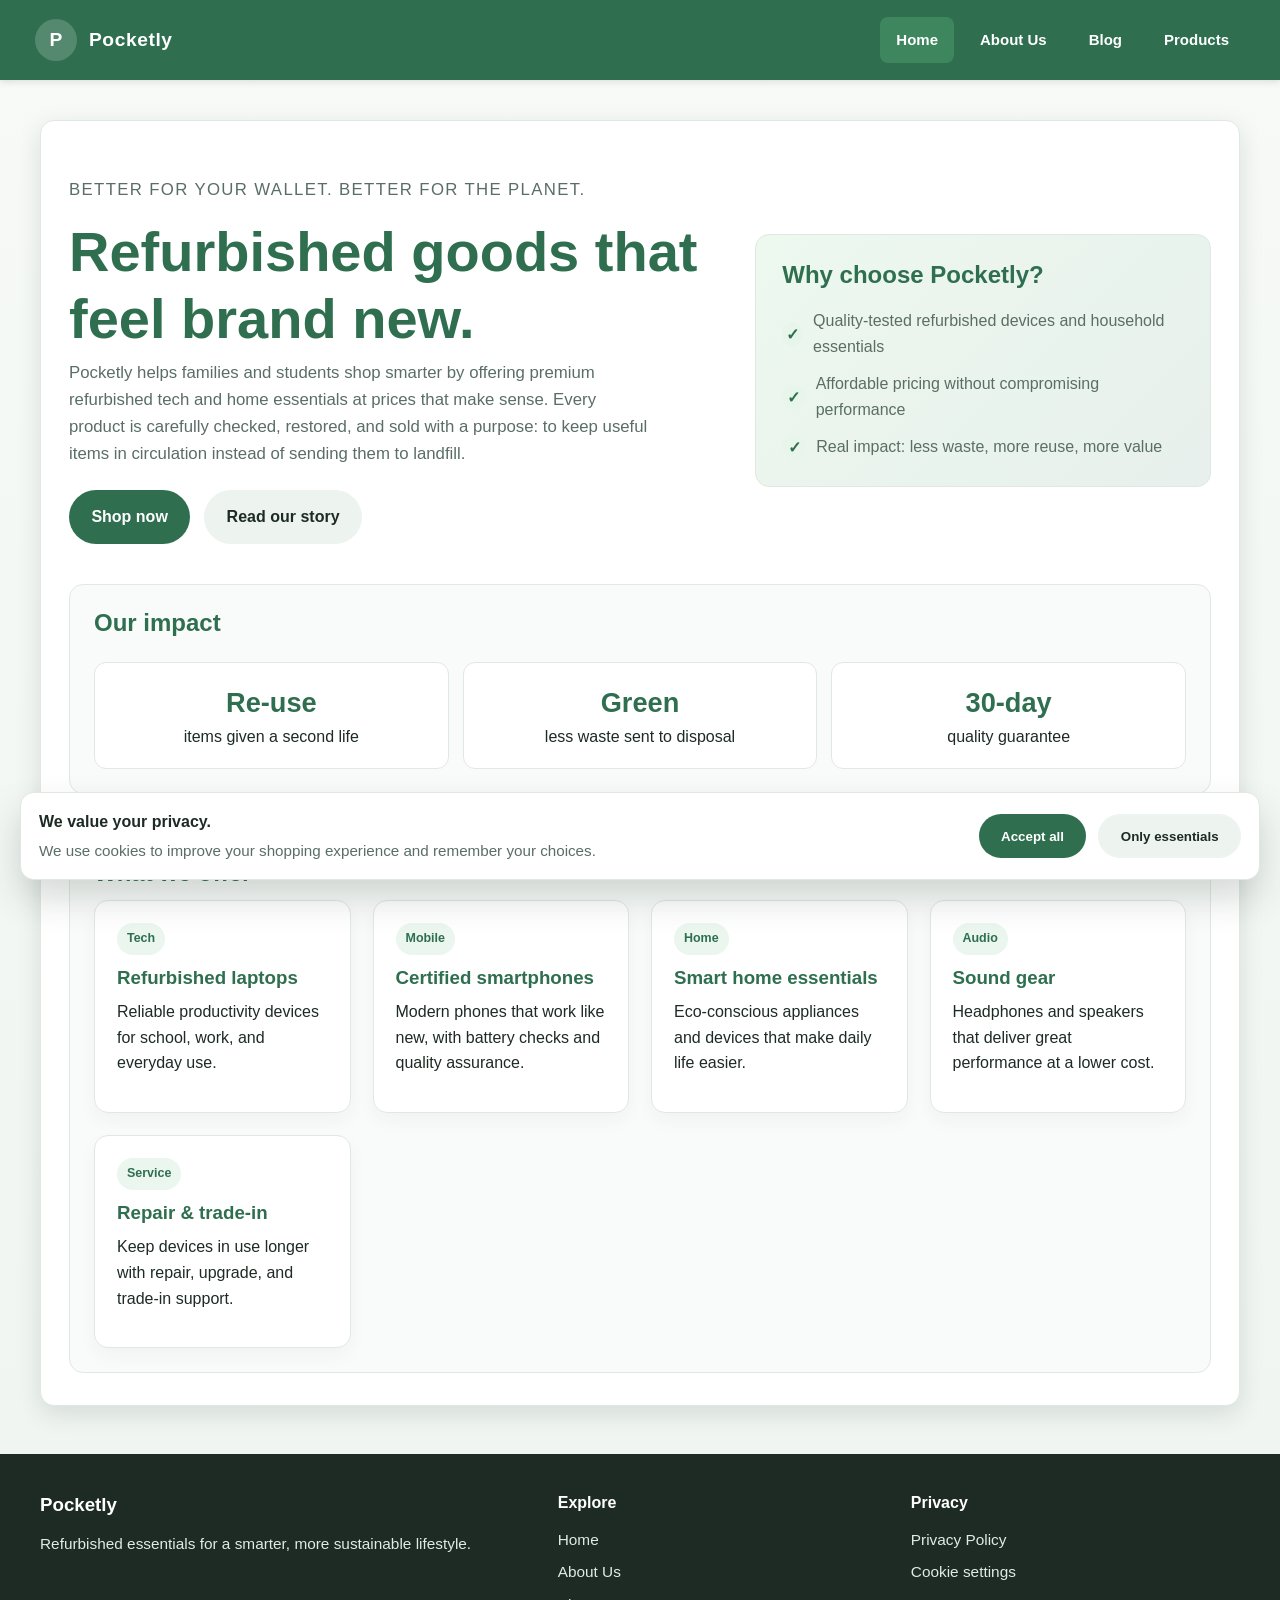
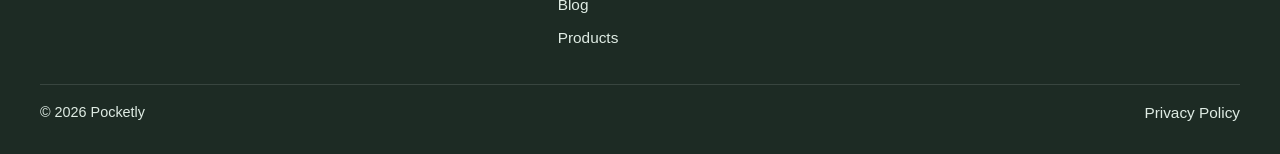
<file: index.html>
<!DOCTYPE html>
<html lang="en">
<head>
  <meta charset="UTF-8">
  <meta name="viewport" content="width=device-width, initial-scale=1.0">
  <meta name="description" content="Pocketly sells high-quality refurbished essentials to help reduce waste and make sustainable shopping accessible.">
  <title>Pocketly | Sustainable Refurbished Goods</title>
  <link rel="stylesheet" href="styles.css">
</head>
<body>
  <div id="header"></div>

  <main class="page-shell">
    <section class="hero">
      <div class="hero-copy">
        <p class="blog-meta">Better for your wallet. Better for the planet.</p>
        <h1 class="page-title">Refurbished goods that feel brand new.</h1>
        <p>
          Pocketly helps families and students shop smarter by offering premium refurbished tech and home essentials at prices that make sense.
          Every product is carefully checked, restored, and sold with a purpose: to keep useful items in circulation instead of sending them to landfill.
        </p>
        <div class="hero-actions">
          <a class="button primary" href="products.html">Shop now</a>
          <a class="button secondary" href="blog.html">Read our story</a>
        </div>
      </div>

      <div class="hero-panel">
        <h2>Why choose Pocketly?</h2>
        <ul class="feature-list">
          <li>Quality-tested refurbished devices and household essentials</li>
          <li>Affordable pricing without compromising performance</li>
          <li>Real impact: less waste, more reuse, more value</li>
        </ul>
      </div>
    </section>

    <section class="section">
      <h2>Our impact</h2>
      <div class="metric-grid">
        <div class="metric">
          <strong>Re-use</strong>
          <span>items given a second life</span>
        </div>
        <div class="metric">
          <strong>Green</strong>
          <span>less waste sent to disposal</span>
        </div>
        <div class="metric">
          <strong>30-day</strong>
          <span>quality guarantee</span>
        </div>
      </div>
    </section>

    <section class="section">
      <h2>What we offer</h2>
      <div class="product-grid">
        <article class="product-card">
          <span class="product-tag">Tech</span>
          <h3>Refurbished laptops</h3>
          <p>Reliable productivity devices for school, work, and everyday use.</p>
        </article>
        <article class="product-card">
          <span class="product-tag">Mobile</span>
          <h3>Certified smartphones</h3>
          <p>Modern phones that work like new, with battery checks and quality assurance.</p>
        </article>
        <article class="product-card">
          <span class="product-tag">Home</span>
          <h3>Smart home essentials</h3>
          <p>Eco-conscious appliances and devices that make daily life easier.</p>
        </article>
        <article class="product-card">
          <span class="product-tag">Audio</span>
          <h3>Sound gear</h3>
          <p>Headphones and speakers that deliver great performance at a lower cost.</p>
        </article>
        <article class="product-card">
          <span class="product-tag">Service</span>
          <h3>Repair & trade-in</h3>
          <p>Keep devices in use longer with repair, upgrade, and trade-in support.</p>
        </article>
      </div>
    </section>
  </main>

  <div id="footer"></div>
  <script src="script.js"></script>
</body>
</html>
</file>
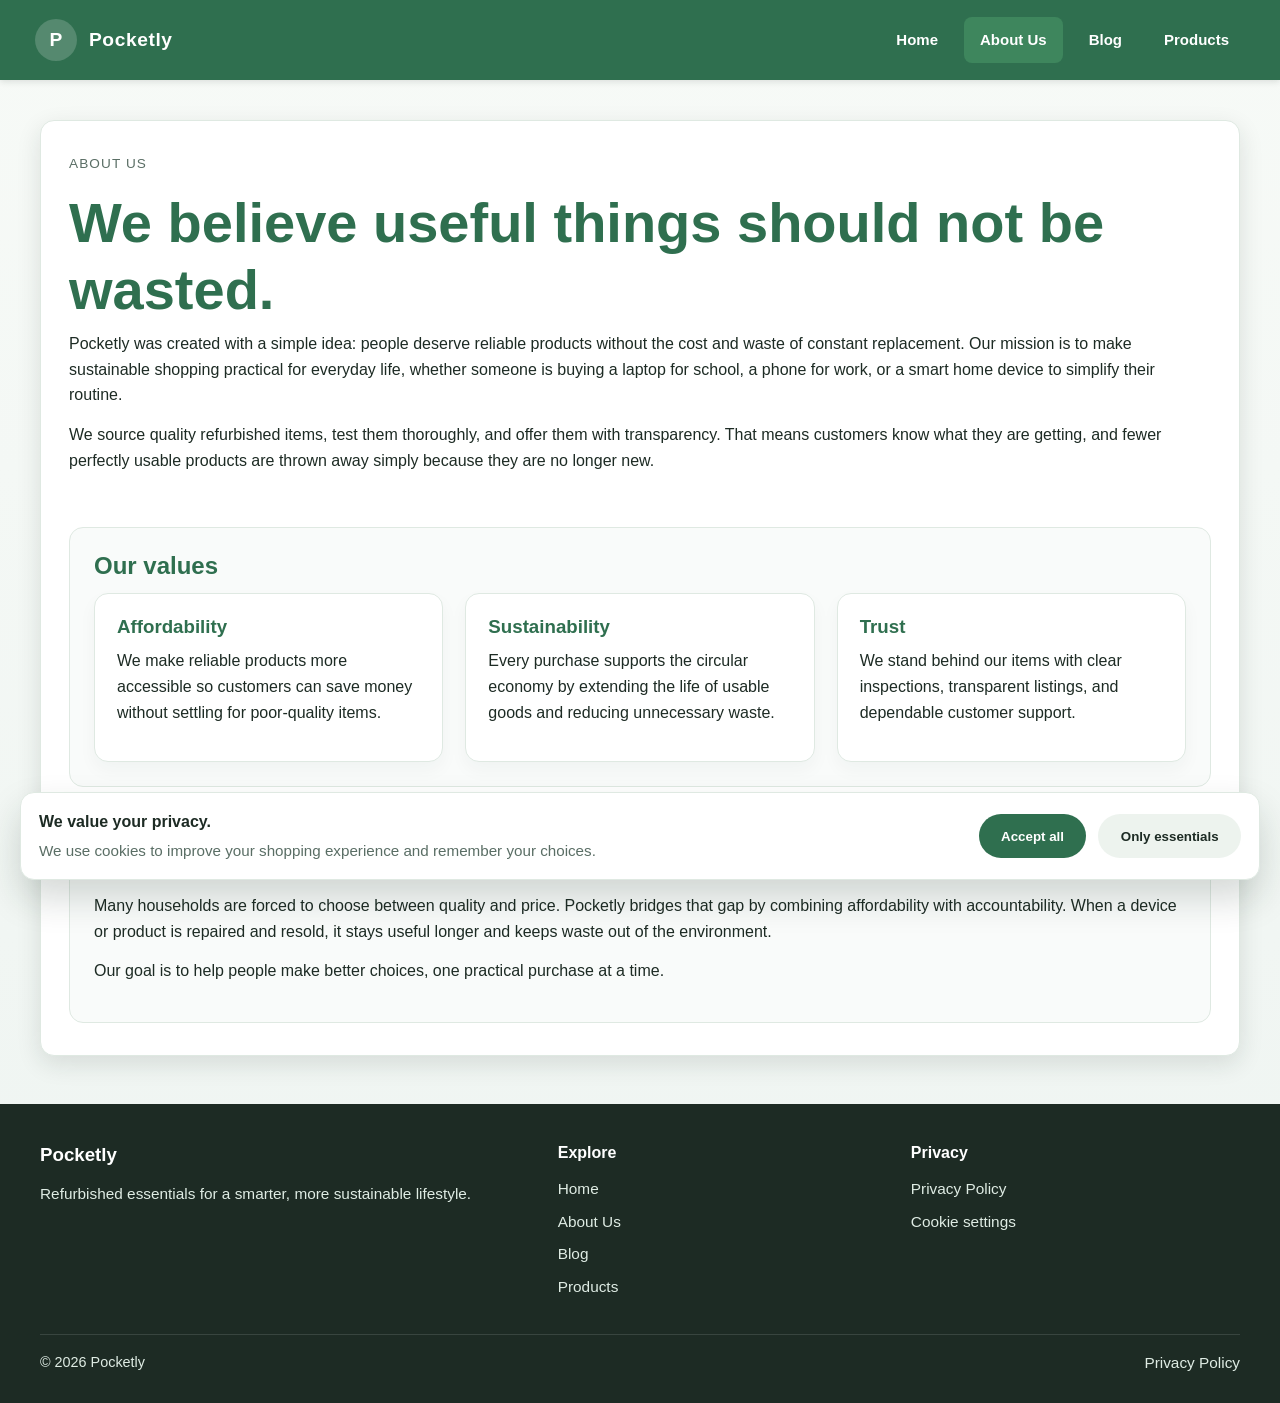
<file: about-me.html>
<!DOCTYPE html>
<html lang="en">
<head>
  <meta charset="UTF-8">
  <meta name="viewport" content="width=device-width, initial-scale=1.0">
  <meta name="description" content="Learn about Pocketly, a small business built around refurbished goods, affordability, and sustainable living.">
  <title>About Pocketly</title>
  <link rel="stylesheet" href="styles.css">
</head>
<body>
  <div id="header"></div>

  <main class="page-shell">
    <section>
      <p class="blog-meta">About us</p>
      <h1 class="page-title">We believe useful things should not be wasted.</h1>
      <p>
        Pocketly was created with a simple idea: people deserve reliable products without the cost and waste of constant replacement.
        Our mission is to make sustainable shopping practical for everyday life, whether someone is buying a laptop for school, a phone for work, or a smart home device to simplify their routine.
      </p>
      <p>
        We source quality refurbished items, test them thoroughly, and offer them with transparency. That means customers know what they are getting,
        and fewer perfectly usable products are thrown away simply because they are no longer new.
      </p>
    </section>

    <section class="section">
      <h2>Our values</h2>
      <div class="value-grid">
        <article class="value-card">
          <h3>Affordability</h3>
          <p>We make reliable products more accessible so customers can save money without settling for poor-quality items.</p>
        </article>
        <article class="value-card">
          <h3>Sustainability</h3>
          <p>Every purchase supports the circular economy by extending the life of usable goods and reducing unnecessary waste.</p>
        </article>
        <article class="value-card">
          <h3>Trust</h3>
          <p>We stand behind our items with clear inspections, transparent listings, and dependable customer support.</p>
        </article>
      </div>
    </section>

    <section class="section">
      <h2>Why this matters</h2>
      <p>
        Many households are forced to choose between quality and price. Pocketly bridges that gap by combining affordability with accountability.
        When a device or product is repaired and resold, it stays useful longer and keeps waste out of the environment.
      </p>
      <p>
        Our goal is to help people make better choices, one practical purchase at a time.
      </p>
    </section>
  </main>

  <div id="footer"></div>
  <script src="script.js"></script>
</body>
</html>
</file>
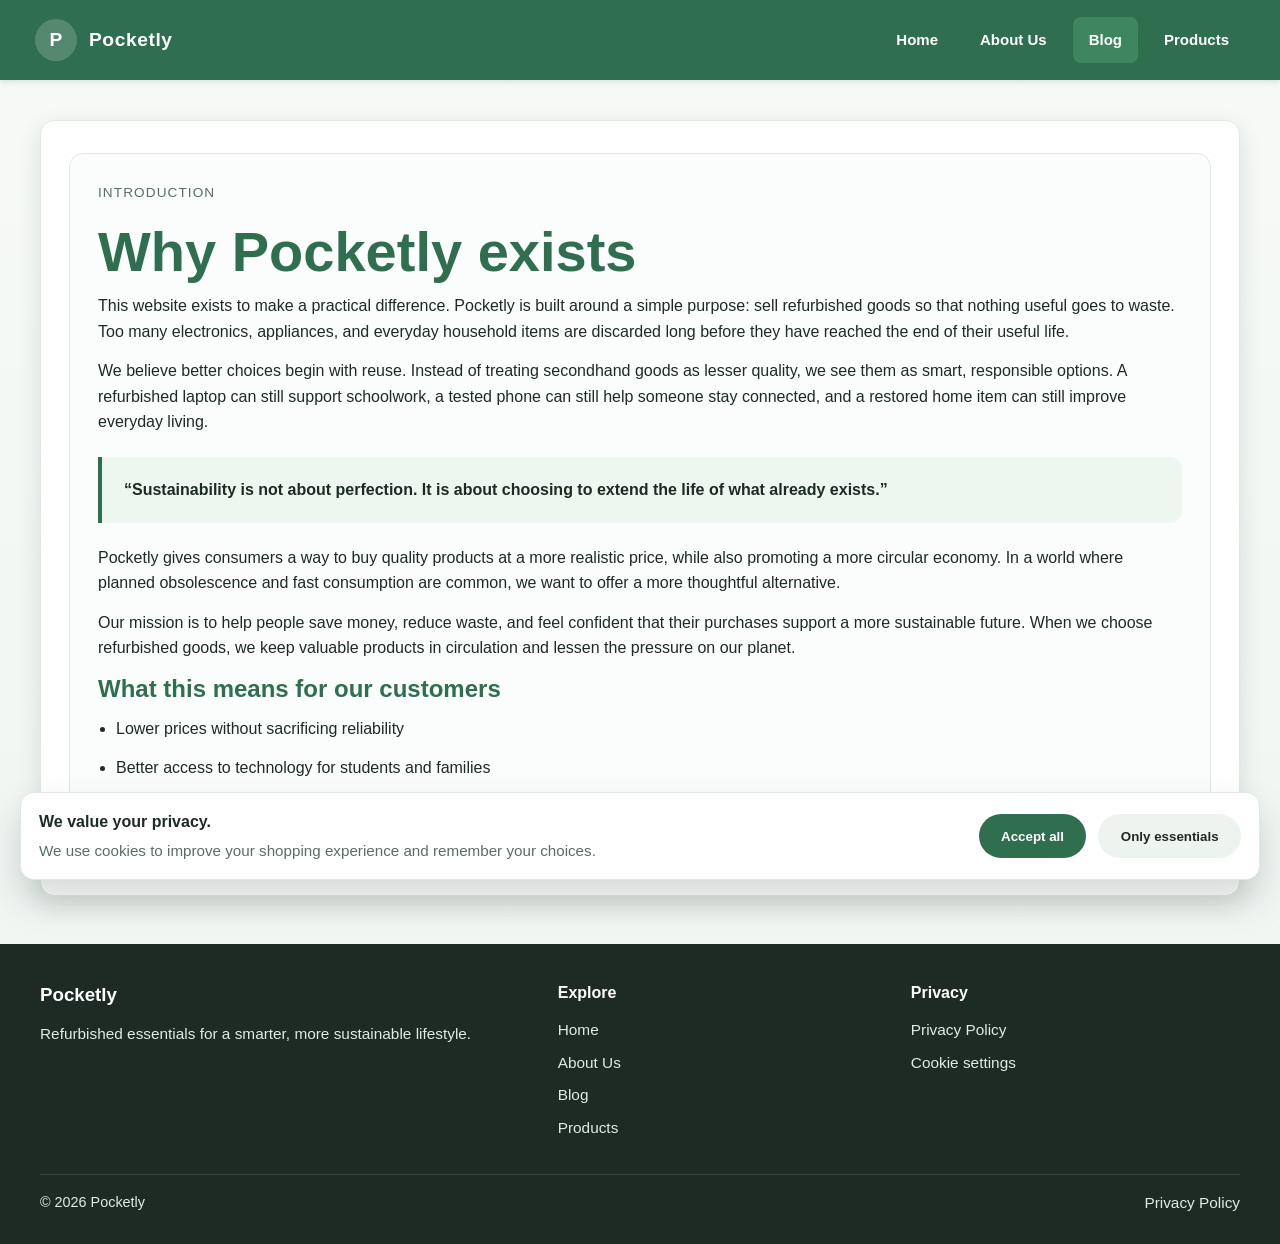
<file: blog.html>
<!DOCTYPE html>
<html lang="en">
<head>
  <meta charset="UTF-8">
  <meta name="viewport" content="width=device-width, initial-scale=1.0">
  <meta name="description" content="Blog post explaining the mission behind Pocketly and why refurbished goods matter for a more sustainable future.">
  <title>Pocketly Blog</title>
  <link rel="stylesheet" href="styles.css">
</head>
<body>
  <div id="header"></div>

  <main class="page-shell">
    <article class="blog-article">
      <p class="blog-meta">Introduction</p>
      <h1 class="page-title">Why Pocketly exists</h1>
      <p>
        This website exists to make a practical difference. Pocketly is built around a simple purpose: sell refurbished goods so that nothing useful goes to waste.
        Too many electronics, appliances, and everyday household items are discarded long before they have reached the end of their useful life.
      </p>
      <p>
        We believe better choices begin with reuse. Instead of treating secondhand goods as lesser quality, we see them as smart, responsible options.
        A refurbished laptop can still support schoolwork, a tested phone can still help someone stay connected, and a restored home item can still improve everyday living.
      </p>

      <div class="quote-box">
        “Sustainability is not about perfection. It is about choosing to extend the life of what already exists.”
      </div>

      <p>
        Pocketly gives consumers a way to buy quality products at a more realistic price, while also promoting a more circular economy.
        In a world where planned obsolescence and fast consumption are common, we want to offer a more thoughtful alternative.
      </p>

      <p>
        Our mission is to help people save money, reduce waste, and feel confident that their purchases support a more sustainable future.
        When we choose refurbished goods, we keep valuable products in circulation and lessen the pressure on our planet.
      </p>

      <h2>What this means for our customers</h2>
      <ul>
        <li>Lower prices without sacrificing reliability</li>
        <li>Better access to technology for students and families</li>
        <li>A smaller environmental footprint with every purchase</li>
      </ul>
    </article>
  </main>

  <div id="footer"></div>
  <script src="script.js"></script>
</body>
</html>
</file>
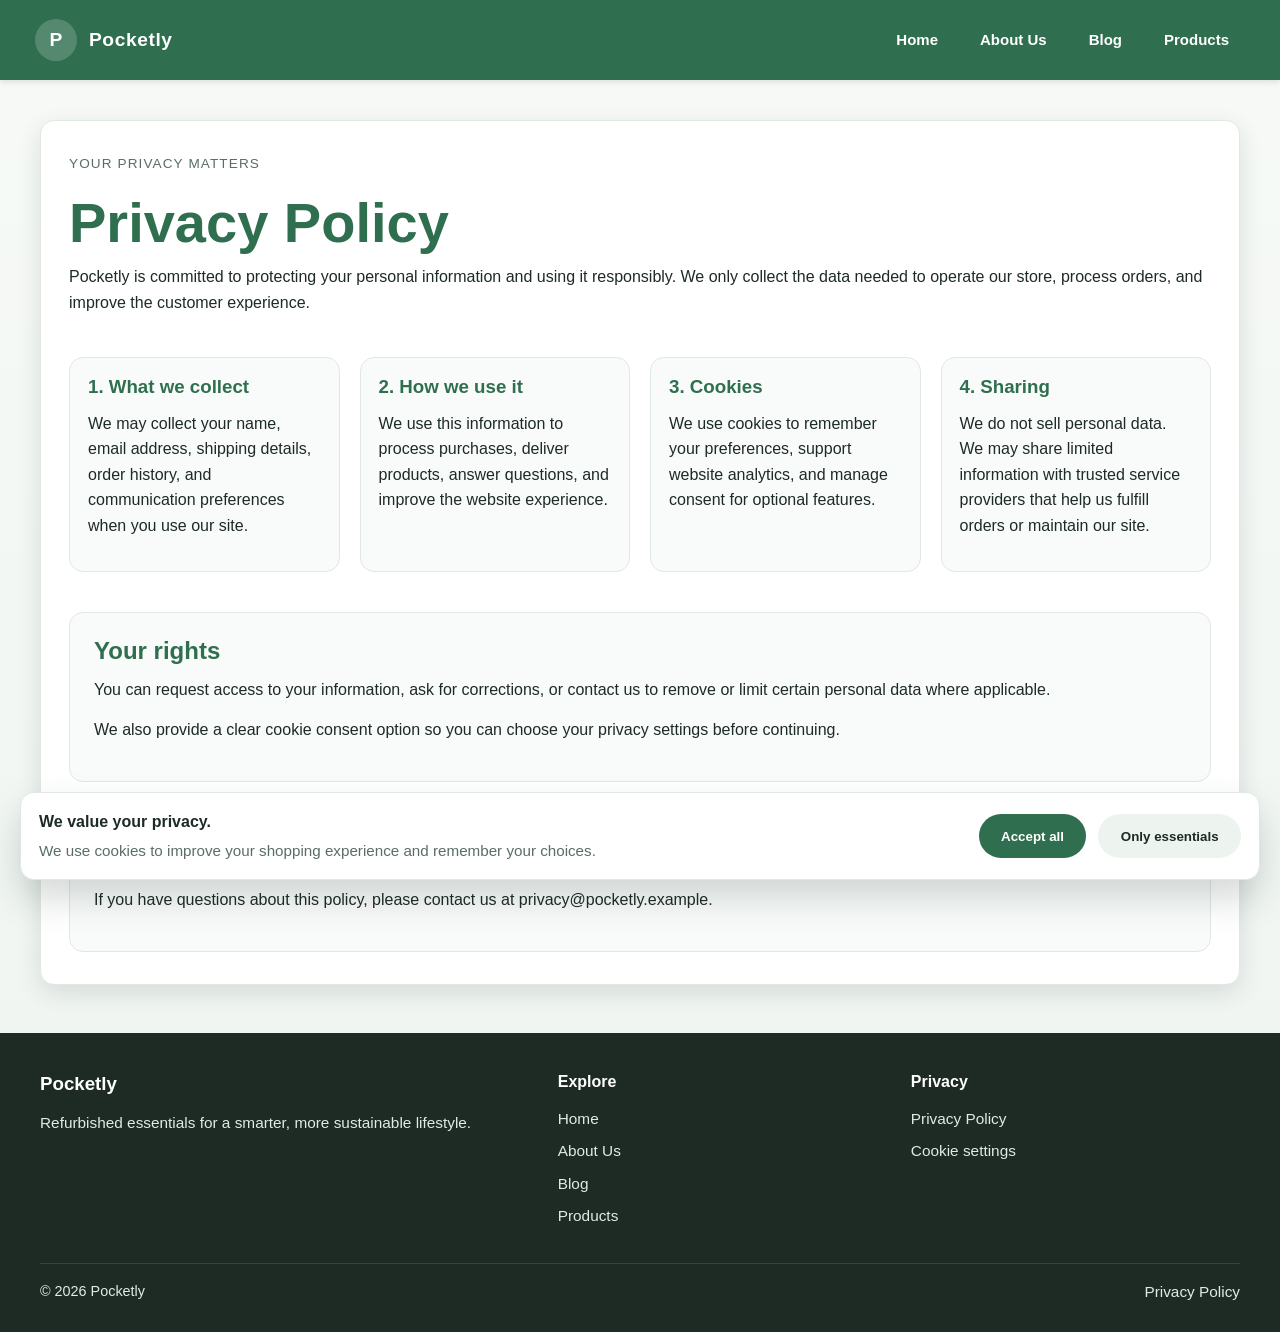
<file: privacy.html>
<!DOCTYPE html>
<html lang="en">
<head>
  <meta charset="UTF-8">
  <meta name="viewport" content="width=device-width, initial-scale=1.0">
  <meta name="description" content="Pocketly privacy policy explaining how we collect, use, and protect customer information.">
  <title>Pocketly Privacy Policy</title>
  <link rel="stylesheet" href="styles.css">
</head>
<body>
  <div id="header"></div>

  <main class="page-shell">
    <section>
      <p class="blog-meta">Your privacy matters</p>
      <h1 class="page-title">Privacy Policy</h1>
      <p>
        Pocketly is committed to protecting your personal information and using it responsibly. We only collect the data needed to operate our store,
        process orders, and improve the customer experience.
      </p>
    </section>

    <section class="privacy-grid">
      <article class="privacy-card">
        <h3>1. What we collect</h3>
        <p>We may collect your name, email address, shipping details, order history, and communication preferences when you use our site.</p>
      </article>

      <article class="privacy-card">
        <h3>2. How we use it</h3>
        <p>We use this information to process purchases, deliver products, answer questions, and improve the website experience.</p>
      </article>

      <article class="privacy-card">
        <h3>3. Cookies</h3>
        <p>We use cookies to remember your preferences, support website analytics, and manage consent for optional features.</p>
      </article>

      <article class="privacy-card">
        <h3>4. Sharing</h3>
        <p>We do not sell personal data. We may share limited information with trusted service providers that help us fulfill orders or maintain our site.</p>
      </article>
    </section>

    <section class="section">
      <h2>Your rights</h2>
      <p>You can request access to your information, ask for corrections, or contact us to remove or limit certain personal data where applicable.</p>
      <p>We also provide a clear cookie consent option so you can choose your privacy settings before continuing.</p>
    </section>

    <section class="section">
      <h2>Contact</h2>
      <p>If you have questions about this policy, please contact us at privacy@pocketly.example.</p>
    </section>
  </main>

  <div id="footer"></div>
  <script src="script.js"></script>
</body>
</html>
</file>
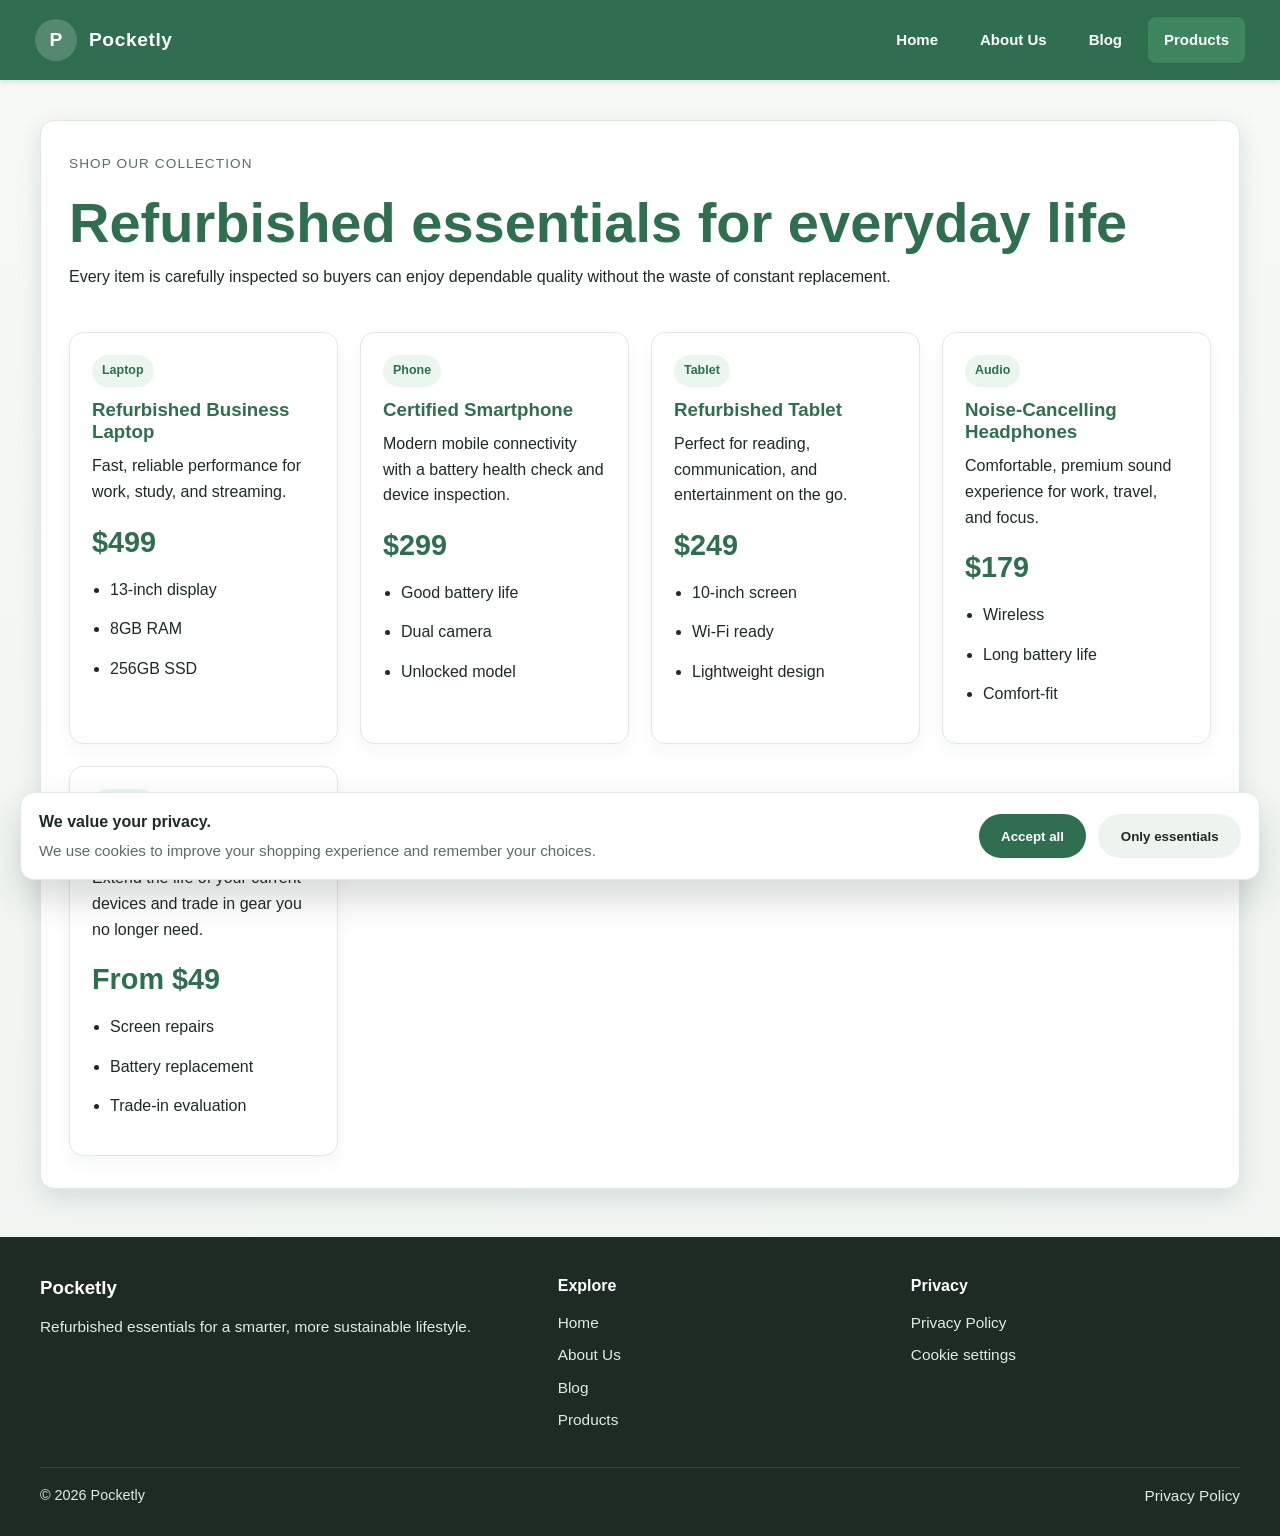
<file: products.html>
<!DOCTYPE html>
<html lang="en">
<head>
  <meta charset="UTF-8">
  <meta name="viewport" content="width=device-width, initial-scale=1.0">
  <meta name="description" content="Browse Pocketly's range of sustainable refurbished tech and household essentials.">
  <title>Pocketly Products</title>
  <link rel="stylesheet" href="styles.css">
</head>
<body>
  <div id="header"></div>

  <main class="page-shell">
    <section>
      <p class="blog-meta">Shop our collection</p>
      <h1 class="page-title">Refurbished essentials for everyday life</h1>
      <p>Every item is carefully inspected so buyers can enjoy dependable quality without the waste of constant replacement.</p>
    </section>

    <section class="product-grid">
      <article class="product-card">
        <span class="product-tag">Laptop</span>
        <h3>Refurbished Business Laptop</h3>
        <p>Fast, reliable performance for work, study, and streaming.</p>
        <div class="price">$499</div>
        <ul>
          <li>13-inch display</li>
          <li>8GB RAM</li>
          <li>256GB SSD</li>
        </ul>
      </article>

      <article class="product-card">
        <span class="product-tag">Phone</span>
        <h3>Certified Smartphone</h3>
        <p>Modern mobile connectivity with a battery health check and device inspection.</p>
        <div class="price">$299</div>
        <ul>
          <li>Good battery life</li>
          <li>Dual camera</li>
          <li>Unlocked model</li>
        </ul>
      </article>

      <article class="product-card">
        <span class="product-tag">Tablet</span>
        <h3>Refurbished Tablet</h3>
        <p>Perfect for reading, communication, and entertainment on the go.</p>
        <div class="price">$249</div>
        <ul>
          <li>10-inch screen</li>
          <li>Wi-Fi ready</li>
          <li>Lightweight design</li>
        </ul>
      </article>

      <article class="product-card">
        <span class="product-tag">Audio</span>
        <h3>Noise-Cancelling Headphones</h3>
        <p>Comfortable, premium sound experience for work, travel, and focus.</p>
        <div class="price">$179</div>
        <ul>
          <li>Wireless</li>
          <li>Long battery life</li>
          <li>Comfort-fit</li>
        </ul>
      </article>

      <article class="product-card">
        <span class="product-tag">Service</span>
        <h3>Device Repair + Trade-In</h3>
        <p>Extend the life of your current devices and trade in gear you no longer need.</p>
        <div class="price">From $49</div>
        <ul>
          <li>Screen repairs</li>
          <li>Battery replacement</li>
          <li>Trade-in evaluation</li>
        </ul>
      </article>
    </section>
  </main>

  <div id="footer"></div>
  <script src="script.js"></script>
</body>
</html>
</file>
<file: styles.css>
:root {
  --primary: #2f6f4f;
  --primary-dark: #214d3a;
  --primary-light: #d7eedf;
  --accent: #3e865d;
  --page-bg: #f4f7f5;
  --surface: #ffffff;
  --text: #1d2b24;
  --muted: #5a6e65;
  --border: #dfe9e2;
  --shadow: rgba(24, 42, 34, 0.12);
  --content-width: 1200px;
  --nav-height: 80px;
  --radius: 14px;
  --transition-speed: 0.2s;
}

* {
  box-sizing: border-box;
  margin: 0;
  padding: 0;
}

html {
  scroll-behavior: smooth;
}

body {
  font-family: Arial, Helvetica, sans-serif;
  background: linear-gradient(180deg, #f7faf7 0%, #eef4f1 100%);
  color: var(--text);
  line-height: 1.6;
}

a {
  color: inherit;
  text-decoration: none;
}

img {
  display: block;
  max-width: 100%;
}

main {
  width: min(var(--content-width), calc(100% - 32px));
  margin: 40px auto;
  padding: 32px 28px;
  background: var(--surface);
  border: 1px solid var(--border);
  border-radius: var(--radius);
  box-shadow: 0 8px 24px var(--shadow);
}

main h1,
main h2,
main h3 {
  color: var(--primary);
  margin-bottom: 12px;
  line-height: 1.2;
}

main p,
main li {
  color: var(--text);
  margin-bottom: 14px;
}

.page-shell {
  display: grid;
  gap: 28px;
}

.page-title {
  font-size: clamp(2.1rem, 5vw, 3.5rem);
  margin-bottom: 8px;
}

.section {
  margin-top: 12px;
  padding: 24px;
  background: #f9fbfa;
  border: 1px solid var(--border);
  border-radius: var(--radius);
}

.card-grid {
  display: grid;
  grid-template-columns: repeat(auto-fit, minmax(220px, 1fr));
  gap: 20px;
}

.card,
.product-card,
.blog-card,
.value-card,
.feature-card {
  background: var(--surface);
  border: 1px solid var(--border);
  border-radius: var(--radius);
  padding: 22px;
  box-shadow: 0 8px 18px rgba(28, 52, 42, 0.04);
}

header {
  width: 100%;
  min-height: var(--nav-height);
  background: var(--primary);
  display: flex;
  align-items: center;
  justify-content: space-between;
  padding: 0 35px;
  box-shadow: 0 2px 6px var(--shadow);
}

.left-header {
  display: flex;
  align-items: center;
  gap: 15px;
}

.brand-link {
  display: flex;
  align-items: center;
  gap: 12px;
}

.logo-badge {
  width: 42px;
  height: 42px;
  display: grid;
  place-items: center;
  border-radius: 50%;
  background: rgba(255, 255, 255, 0.18);
  color: #ffffff;
  font-weight: 700;
  font-size: 1.2rem;
}

.brand-text {
  color: #ffffff;
  font-size: 1.2rem;
  font-weight: 700;
  letter-spacing: 0.03em;
}

nav {
  display: flex;
  align-items: center;
  gap: 10px;
  flex-wrap: wrap;
}

nav a {
  color: #ffffff;
  font-size: 15px;
  font-weight: 600;
  padding: 11px 16px;
  border-radius: 8px;
  transition: background-color var(--transition-speed) ease, transform var(--transition-speed) ease;
}

nav a:hover {
  background: var(--primary-light);
  color: var(--text);
}

nav a.active {
  background: var(--accent);
}

.hero {
  display: grid;
  grid-template-columns: 1.3fr 0.9fr;
  gap: 28px;
  align-items: center;
  padding: 24px 0 0;
}

.hero-copy {
  padding-right: 10px;
}

.hero-copy p {
  font-size: 1.05rem;
  color: var(--muted);
  max-width: 62ch;
}

.hero-actions {
  display: flex;
  flex-wrap: wrap;
  gap: 14px;
  margin-top: 22px;
}

.button,
button {
  display: inline-flex;
  align-items: center;
  justify-content: center;
  border: none;
  border-radius: 999px;
  padding: 0.9rem 1.4rem;
  font-weight: 700;
  cursor: pointer;
  transition: transform var(--transition-speed) ease, opacity var(--transition-speed) ease;
}

.button:hover,
button:hover {
  transform: translateY(-1px);
}

.button.primary,
.cookie-banner button[data-action='accept'] {
  background: var(--primary);
  color: #ffffff;
}

.button.secondary,
.cookie-banner button[data-action='decline'] {
  background: #edf3ee;
  color: var(--text);
}

.hero-panel {
  background: linear-gradient(135deg, #edf8ef 0%, #e7f0ec 100%);
  border: 1px solid var(--border);
  border-radius: var(--radius);
  padding: 26px;
}

.metric-grid {
  display: grid;
  grid-template-columns: repeat(3, minmax(0, 1fr));
  gap: 14px;
  margin-top: 24px;
}

.metric {
  background: var(--surface);
  border: 1px solid var(--border);
  border-radius: 12px;
  padding: 18px 16px;
  text-align: center;
}

.metric strong {
  display: block;
  font-size: 1.7rem;
  color: var(--primary);
}

.feature-list {
  list-style: none;
  display: grid;
  gap: 12px;
  margin-top: 18px;
}

.feature-list li {
  display: flex;
  align-items: center;
  gap: 10px;
  margin: 0;
  color: var(--muted);
}

.feature-list li::before {
  content: '✓';
  width: 24px;
  height: 24px;
  border-radius: 50%;
  background: #e8f5eb;
  color: var(--primary);
  display: grid;
  place-items: center;
  font-weight: 700;
}

.site-footer {
  background: #1d2b24;
  color: #eaf3ee;
  margin-top: 48px;
  padding: 36px 0 20px;
}

.footer-content {
  width: min(var(--content-width), calc(100% - 32px));
  margin: 0 auto;
  display: grid;
  grid-template-columns: 1.2fr 0.8fr 0.8fr;
  gap: 24px;
}

.site-footer h3,
.site-footer h4 {
  margin-bottom: 12px;
  color: #ffffff;
}

.site-footer p,
.site-footer a {
  color: #dfece4;
  font-size: 0.96rem;
}

.site-footer a {
  display: block;
  margin-bottom: 8px;
}

.footer-bottom {
  width: min(var(--content-width), calc(100% - 32px));
  margin: 26px auto 0;
  padding-top: 16px;
  border-top: 1px solid rgba(255, 255, 255, 0.12);
  display: flex;
  justify-content: space-between;
  gap: 16px;
  color: #dfece4;
  font-size: 0.9rem;
}

.product-grid,
.value-grid,
.blog-grid {
  display: grid;
  grid-template-columns: repeat(auto-fit, minmax(220px, 1fr));
  gap: 22px;
}

.product-card h3,
.value-card h3,
.blog-card h3 {
  margin-bottom: 10px;
}

.product-tag {
  display: inline-block;
  background: #eaf6ee;
  color: var(--primary);
  padding: 6px 10px;
  border-radius: 999px;
  font-weight: 700;
  font-size: 0.78rem;
  margin-bottom: 12px;
}

.price {
  font-size: 1.8rem;
  font-weight: 700;
  color: var(--primary);
  margin-top: 12px;
}

.product-card ul,
.privacy-list,
.blog-article ul {
  margin: 12px 0 0 18px;
  color: var(--muted);
}

.blog-card {
  display: flex;
  flex-direction: column;
  gap: 10px;
}

.blog-meta {
  font-size: 0.85rem;
  color: var(--muted);
  text-transform: uppercase;
  letter-spacing: 0.08em;
}

.blog-article {
  background: #fbfdfc;
  border: 1px solid var(--border);
  border-radius: var(--radius);
  padding: 28px;
}

.quote-box {
  margin: 22px 0;
  padding: 20px 22px;
  background: #edf7f0;
  border-left: 4px solid var(--primary);
  border-radius: 0 12px 12px 0;
  color: var(--text);
  font-weight: 600;
}

.privacy-grid {
  display: grid;
  grid-template-columns: repeat(auto-fit, minmax(240px, 1fr));
  gap: 20px;
}

.privacy-card {
  padding: 18px;
  background: #f9fbfa;
  border: 1px solid var(--border);
  border-radius: var(--radius);
}

.cookie-banner {
  position: fixed;
  left: 20px;
  right: 20px;
  bottom: 20px;
  z-index: 999;
  background: #ffffff;
  border: 1px solid var(--border);
  border-radius: var(--radius);
  box-shadow: 0 18px 36px rgba(24, 42, 34, 0.18);
  padding: 16px 18px;
}

.cookie-content {
  display: flex;
  justify-content: space-between;
  align-items: center;
  gap: 16px;
}

.cookie-content p {
  margin: 4px 0 0;
  font-size: 0.95rem;
  color: var(--muted);
}

.cookie-actions {
  display: flex;
  gap: 12px;
  flex-wrap: wrap;
}

@media (max-width: 700px) {
  header {
    min-height: var(--nav-height);
    height: auto;
    flex-direction: column;
    align-items: stretch;
    padding: 15px 20px;
    gap: 15px;
  }

  .left-header {
    justify-content: center;
  }

  nav {
    justify-content: center;
  }

  nav a {
    font-size: 14px;
    padding: 10px 14px;
  }

  main {
    width: min(var(--content-width), calc(100% - 20px));
    padding: 22px 18px;
    margin-top: 20px;
  }

  .hero,
  .footer-content {
    grid-template-columns: 1fr;
  }

  .metric-grid {
    grid-template-columns: 1fr;
  }

  .cookie-content {
    flex-direction: column;
    align-items: flex-start;
  }

  .footer-bottom {
    flex-direction: column;
  }
}
</file>
